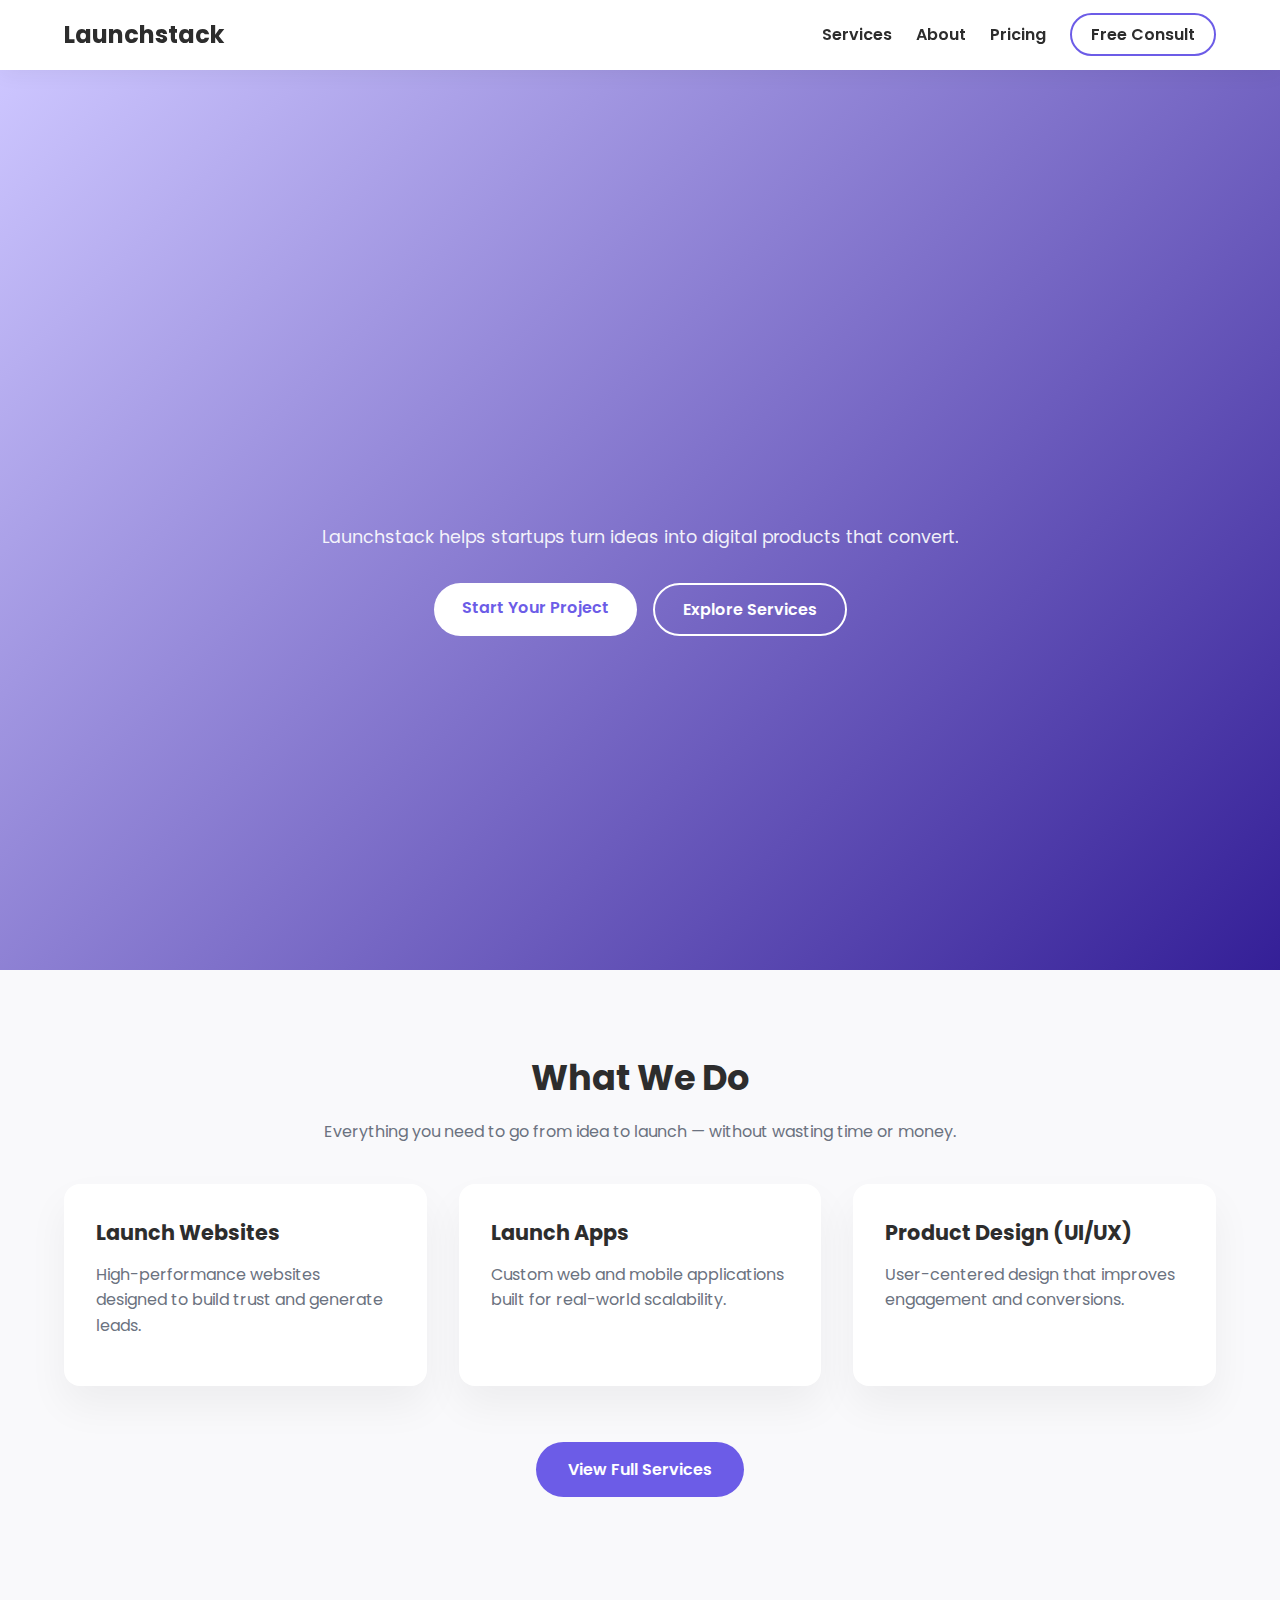
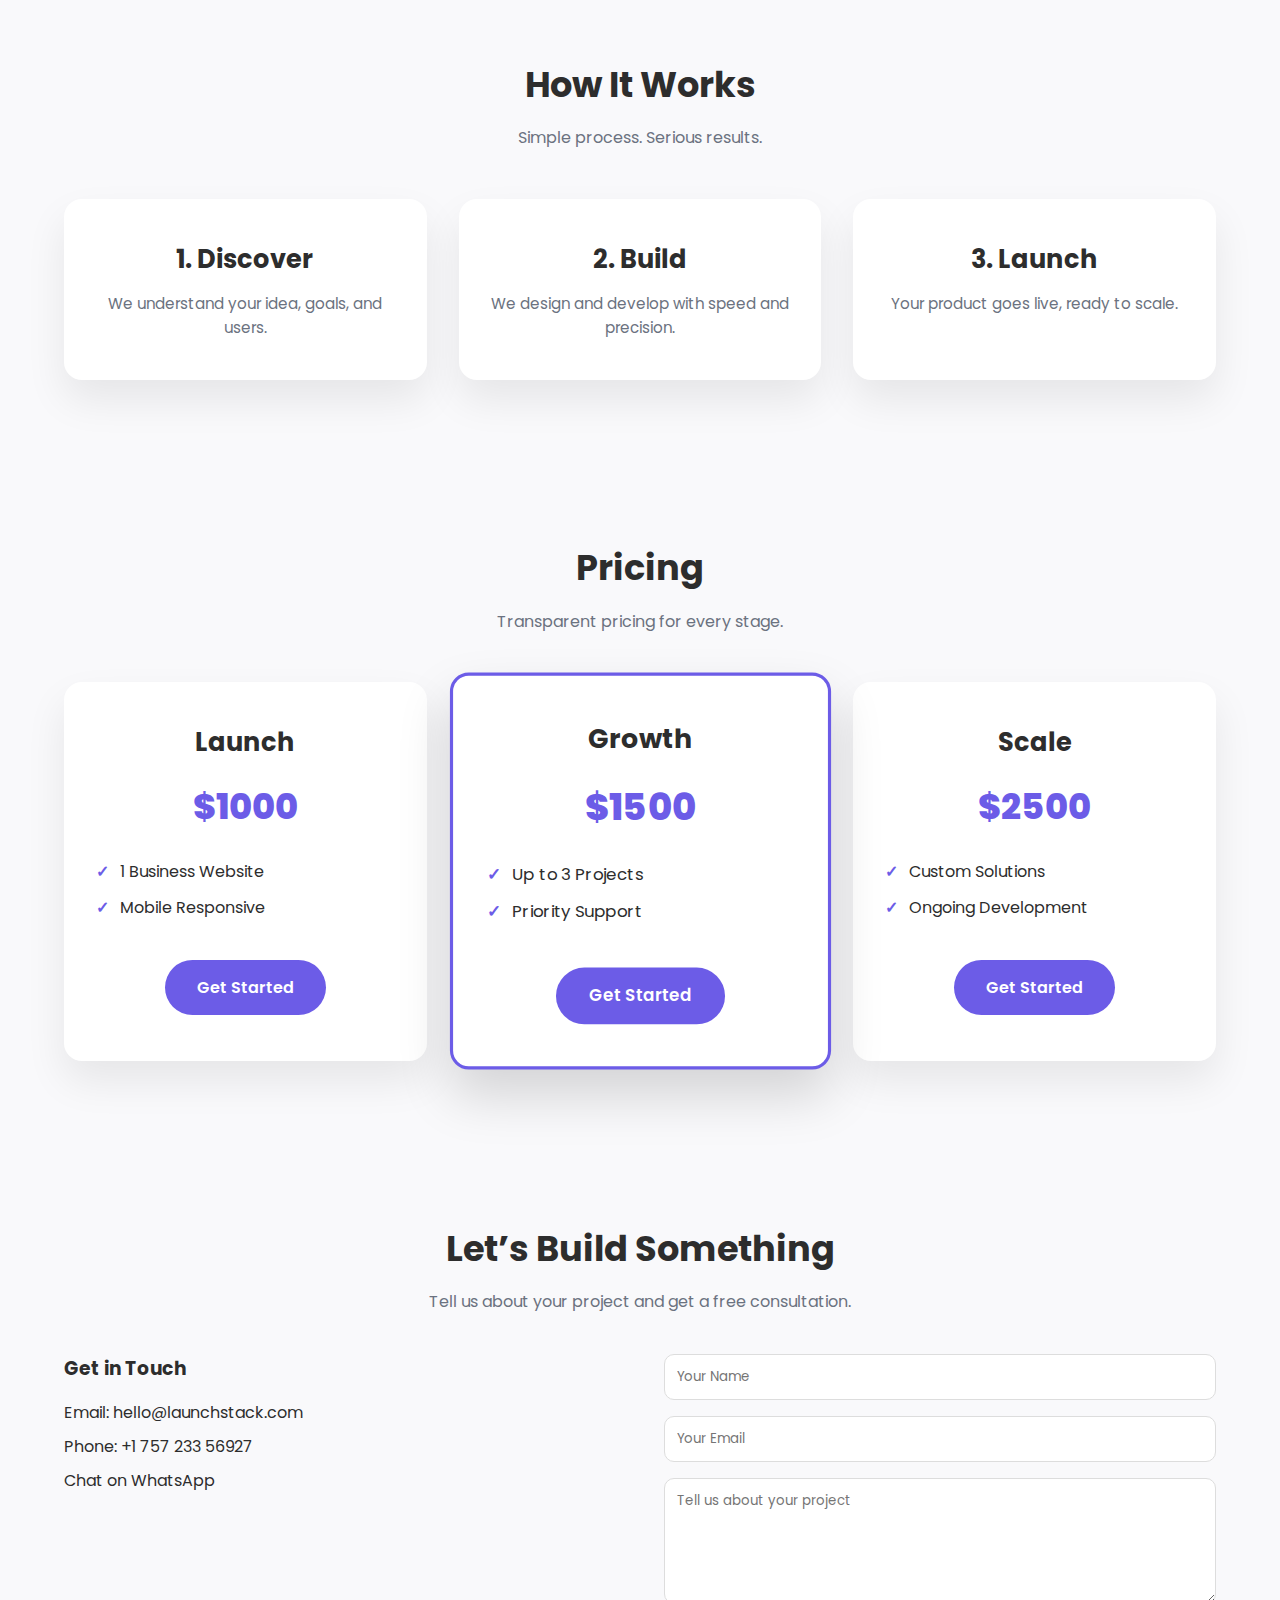
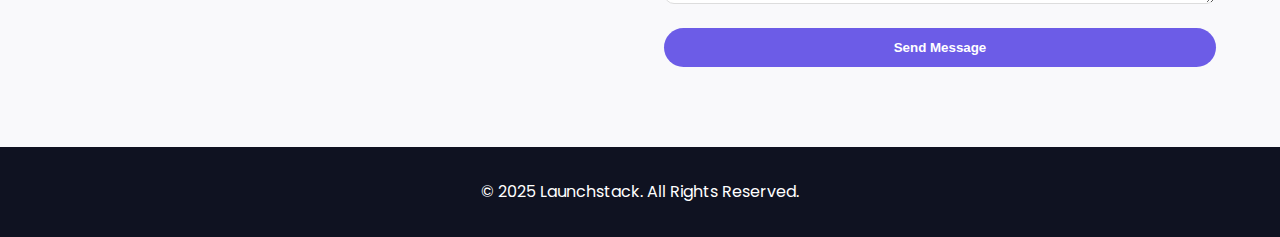
<file: index.html>
<!DOCTYPE html>
<html lang="en">
<head>
  <meta charset="UTF-8" />
  <meta name="viewport" content="width=device-width, initial-scale=1.0" />
  <title>Launchstack | Build. Launch. Scale.</title>
  <link rel="stylesheet" href="style.css" />
  <link href="https://fonts.googleapis.com/css2?family=Poppins:wght@400;600;700;800&display=swap" rel="stylesheet">
</head>
<body>

  <!-- ===== NAVBAR ===== -->
  <nav class="navbar">
    <div class="container nav-container">
      <h2 class="logo">Launchstack</h2>
      <ul class="nav-links">
        <li><a href="services.html">Services</a></li>
        <li><a href="about.html">About</a></li>
        <li><a href="pricing-usd.html">Pricing</a></li>
        <li><a href="contact" class="nav-cta">Free Consult</a></li>
      </ul>
    </div>
  </nav>

  <!-- ===== HERO ===== -->
 <header class="hero">
  <div class="hero-content">
    <h1 class="animated-text">Build. Launch. Scale.</h1>
    <p>Launchstack helps startups turn ideas into digital products that convert.</p>
    <div class="hero-buttons">
      <a href="#contact" class="btn primary">Start Your Project</a>
      <a href="#services" class="btn secondary">Explore Services</a>
    </div>
  </div>
</header>

  <!-- ===== SERVICES ===== -->
  <section class="services" id="services">
    <div class="container">
      <h2 class="section-title">What We Do</h2>
      <p class="section-subtitle">
        Everything you need to go from idea to launch — without wasting time or money.
      </p>

      <div class="services-container">
        <article class="service-card">
          <h3>Launch Websites</h3>
          <p>High-performance websites designed to build trust and generate leads.</p>
        </article>

        <article class="service-card">
          <h3>Launch Apps</h3>
          <p>Custom web and mobile applications built for real-world scalability.</p>
        </article>

        <article class="service-card">
          <h3>Product Design (UI/UX)</h3>
          <p>User-centered design that improves engagement and conversions.</p>
        </article>
      </div>

      <div style="text-align:center; margin-top:2.5rem;">
        <a href="services.html" class="price-btn">View Full Services</a>
      </div>
    </div>
  </section>
  <!-- ===== PROCESS ===== -->
  <section class="pricing" id="process">
    <div class="container">
      <h2 class="section-title">How It Works</h2>
      <p class="section-subtitle">Simple process. Serious results.</p>

      <div class="pricing-container">
        <article class="pricing-card">
          <h3>1. Discover</h3>
          <p>We understand your idea, goals, and users.</p>
        </article>
        <article class="pricing-card">
          <h3>2. Build</h3>
          <p>We design and develop with speed and precision.</p>
        </article>
        <article class="pricing-card">
          <h3>3. Launch</h3>
          <p>Your product goes live, ready to scale.</p>
        </article>
      </div>
    </div>
  </section>

  <!-- ===== PRICING ===== -->
  <section class="pricing" id="pricing">
    <div class="container">
      <h2 class="section-title">Pricing</h2>
      <p class="section-subtitle">Transparent pricing for every stage.</p>

      <div class="pricing-container">
        <article class="pricing-card">
          <h3>Launch</h3>
          <p class="price">$1000</p>
          <ul>
            <li>1 Business Website</li>
            <li>Mobile Responsive</li>
          </ul>
          <a href="#contact" class="price-btn">Get Started</a>
        </article>

        <article class="pricing-card popular">
          <h3>Growth</h3>
          <p class="price">$1500</p>
          <ul>
            <li>Up to 3 Projects</li>
            <li>Priority Support</li>
          </ul>
          <a href="#contact" class="price-btn">Get Started</a>
        </article>

        <article class="pricing-card">
          <h3>Scale</h3>
          <p class="price">$2500</p>
          <ul>
            <li>Custom Solutions</li>
            <li>Ongoing Development</li>
          </ul>
          <a href="#contact" class="price-btn">Get Started</a>
        </article>
      </div>
    </div>
  </section>

  <!-- ===== CONTACT ===== -->
  <section class="contact" id="contact">
    <div class="container">
      <h2 class="section-title">Let’s Build Something</h2>
      <p class="section-subtitle">Tell us about your project and get a free consultation.</p>

      <div class="contact-container">
        <div class="contact-text">
          <h3>Get in Touch</h3>
          <p>Email: <a href="mailto:hello@launchstack.com">hello@launchstack.com</a></p>
          <p>Phone: <a href="tel:+175723356927">+1 757 233 56927</a></p>
          <a href="https://wa.me/271234567890" class="whatsapp-btn" target="_blank">Chat on WhatsApp</a>
        </div>

        <form class="contact-form">
          <input type="text" placeholder="Your Name" required />
          <input type="email" placeholder="Your Email" required />
          <textarea rows="5" placeholder="Tell us about your project" required></textarea>
          <button type="submit">Send Message</button>
        </form>
      </div>
    </div>
  </section>

  <!-- ===== FOOTER ===== -->
  <footer>
    <div class="container">
      <p>&copy; 2025 Launchstack. All Rights Reserved.</p>
    </div>
  </footer>

</body>
</html>
</file>
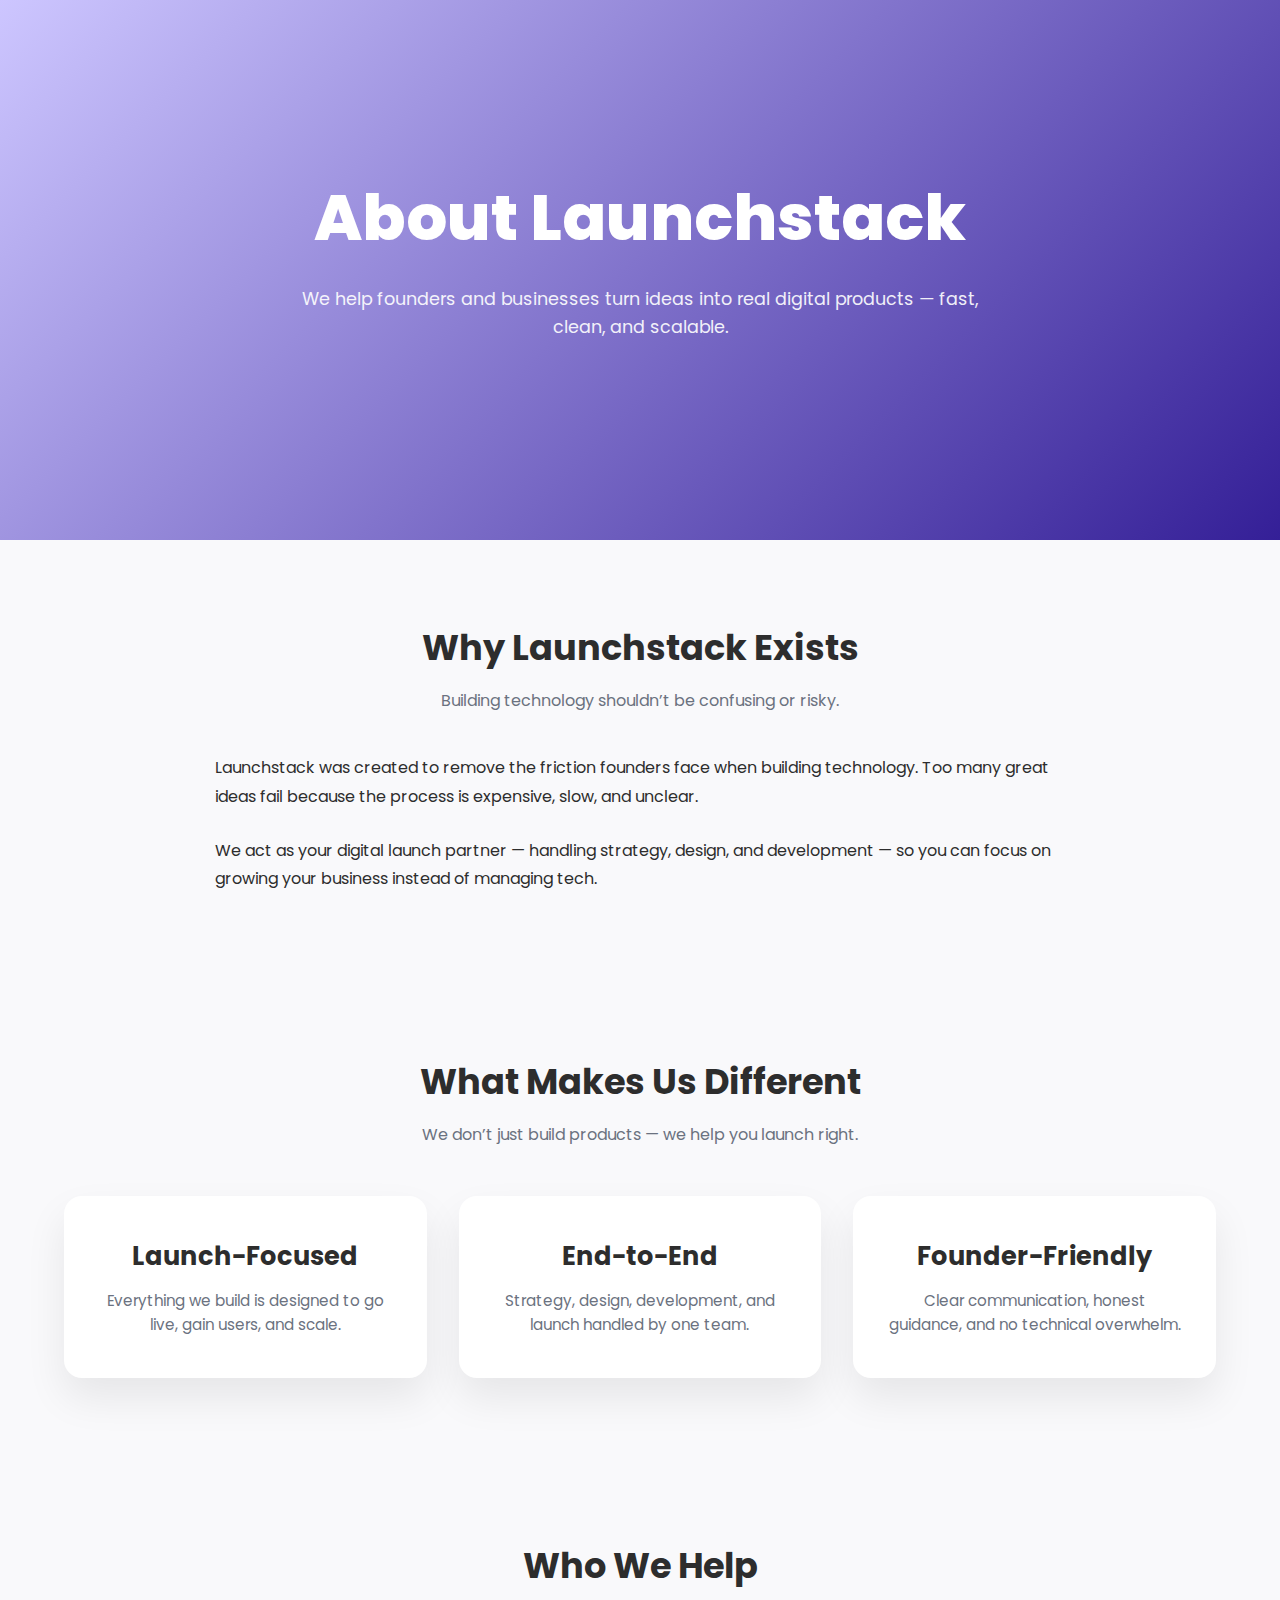
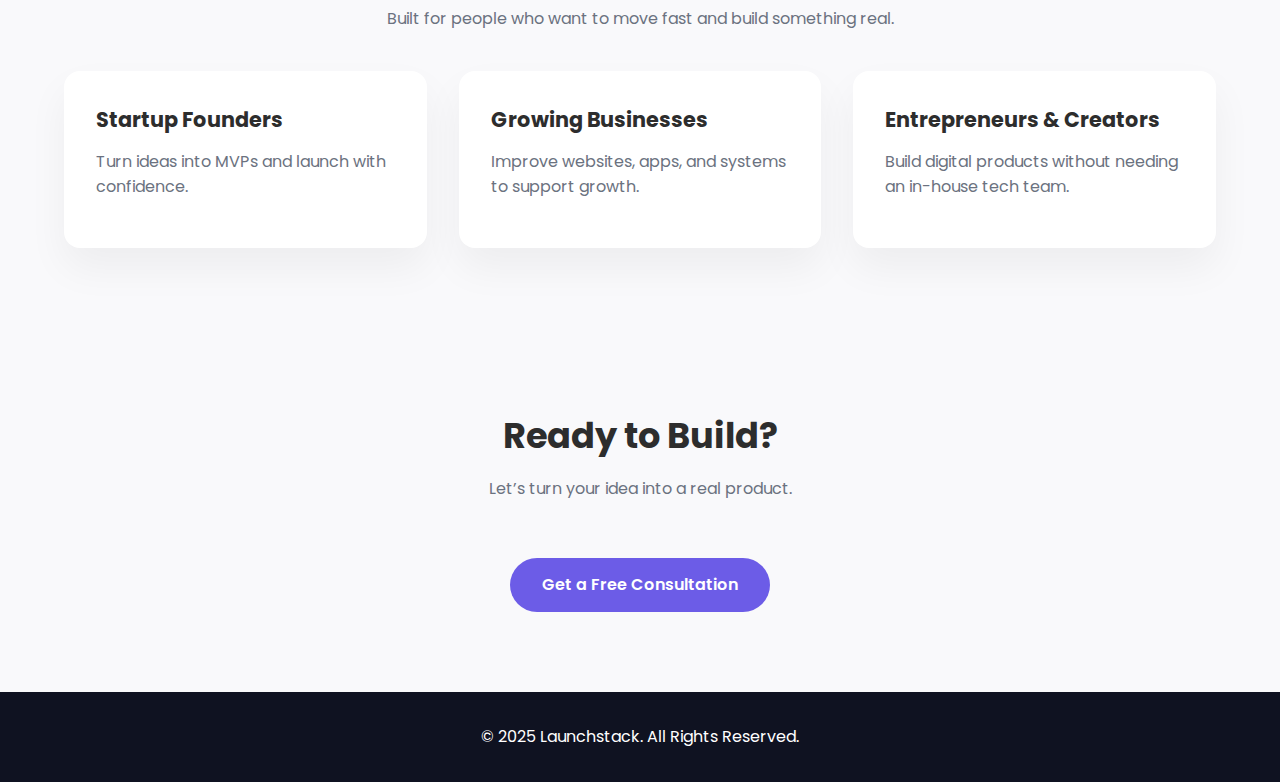
<file: about.html>
<!DOCTYPE html>
<html lang="en">
<head>
  <meta charset="UTF-8" />
  <meta name="viewport" content="width=device-width, initial-scale=1.0" />
  <title>About Launchstack | Build. Launch. Scale.</title>

  <!-- SEO -->
  <meta name="description" content="Launchstack is a digital launch partner helping startups and businesses build, launch, and scale websites and applications.">

  <!-- Styles -->
  <link rel="stylesheet" href="style.css" />
  <link href="https://fonts.googleapis.com/css2?family=Poppins:wght@400;600;700;800&display=swap" rel="stylesheet">
</head>
<body>



  <!-- ===== HERO ===== -->
  <header class="hero" style="min-height:60vh;">
    <div class="hero-content">
      <h1>About Launchstack</h1>
      <p>
        We help founders and businesses turn ideas into real digital products — fast, clean, and scalable.
      </p>
    </div>
  </header>

  <!-- ===== OUR STORY ===== -->
  <section class="services">
    <div class="container">
      <h2 class="section-title">Why Launchstack Exists</h2>
      <p class="section-subtitle">
        Building technology shouldn’t be confusing or risky.
      </p>

      <p style="max-width:850px;margin:0 auto 25px;line-height:1.8;">
        Launchstack was created to remove the friction founders face when building technology.
        Too many great ideas fail because the process is expensive, slow, and unclear.
      </p>

      <p style="max-width:850px;margin:0 auto;line-height:1.8;">
        We act as your digital launch partner — handling strategy, design, and development —
        so you can focus on growing your business instead of managing tech.
      </p>
    </div>
  </section>

  <!-- ===== WHAT MAKES US DIFFERENT ===== -->
  <section class="pricing">
    <div class="container">
      <h2 class="section-title">What Makes Us Different</h2>
      <p class="section-subtitle">
        We don’t just build products — we help you launch right.
      </p>

      <div class="pricing-container">
        <article class="pricing-card">
          <h3>Launch-Focused</h3>
          <p>
            Everything we build is designed to go live, gain users, and scale.
          </p>
        </article>

        <article class="pricing-card">
          <h3>End-to-End</h3>
          <p>
            Strategy, design, development, and launch handled by one team.
          </p>
        </article>

        <article class="pricing-card">
          <h3>Founder-Friendly</h3>
          <p>
            Clear communication, honest guidance, and no technical overwhelm.
          </p>
        </article>
      </div>
    </div>
  </section>

  <!-- ===== WHO WE HELP ===== -->
  <section class="services">
    <div class="container">
      <h2 class="section-title">Who We Help</h2>
      <p class="section-subtitle">
        Built for people who want to move fast and build something real.
      </p>

      <div class="services-container">
        <article class="service-card">
          <h3>Startup Founders</h3>
          <p>
            Turn ideas into MVPs and launch with confidence.
          </p>
        </article>

        <article class="service-card">
          <h3>Growing Businesses</h3>
          <p>
            Improve websites, apps, and systems to support growth.
          </p>
        </article>

        <article class="service-card">
          <h3>Entrepreneurs & Creators</h3>
          <p>
            Build digital products without needing an in-house tech team.
          </p>
        </article>
      </div>
    </div>
  </section>

  <!-- ===== CTA ===== -->
  <section class="contact">
    <div class="container" style="text-align:center;">
      <h2 class="section-title">Ready to Build?</h2>
      <p class="section-subtitle">
        Let’s turn your idea into a real product.
      </p>
      <a href="index.html#contact" class="price-btn">Get a Free Consultation</a>
    </div>
  </section>

  <!-- ===== FOOTER ===== -->
  <footer>
    <div class="container">
      <p>&copy; 2025 Launchstack. All Rights Reserved.</p>
    </div>
  </footer>

</body>
</html>
</file>
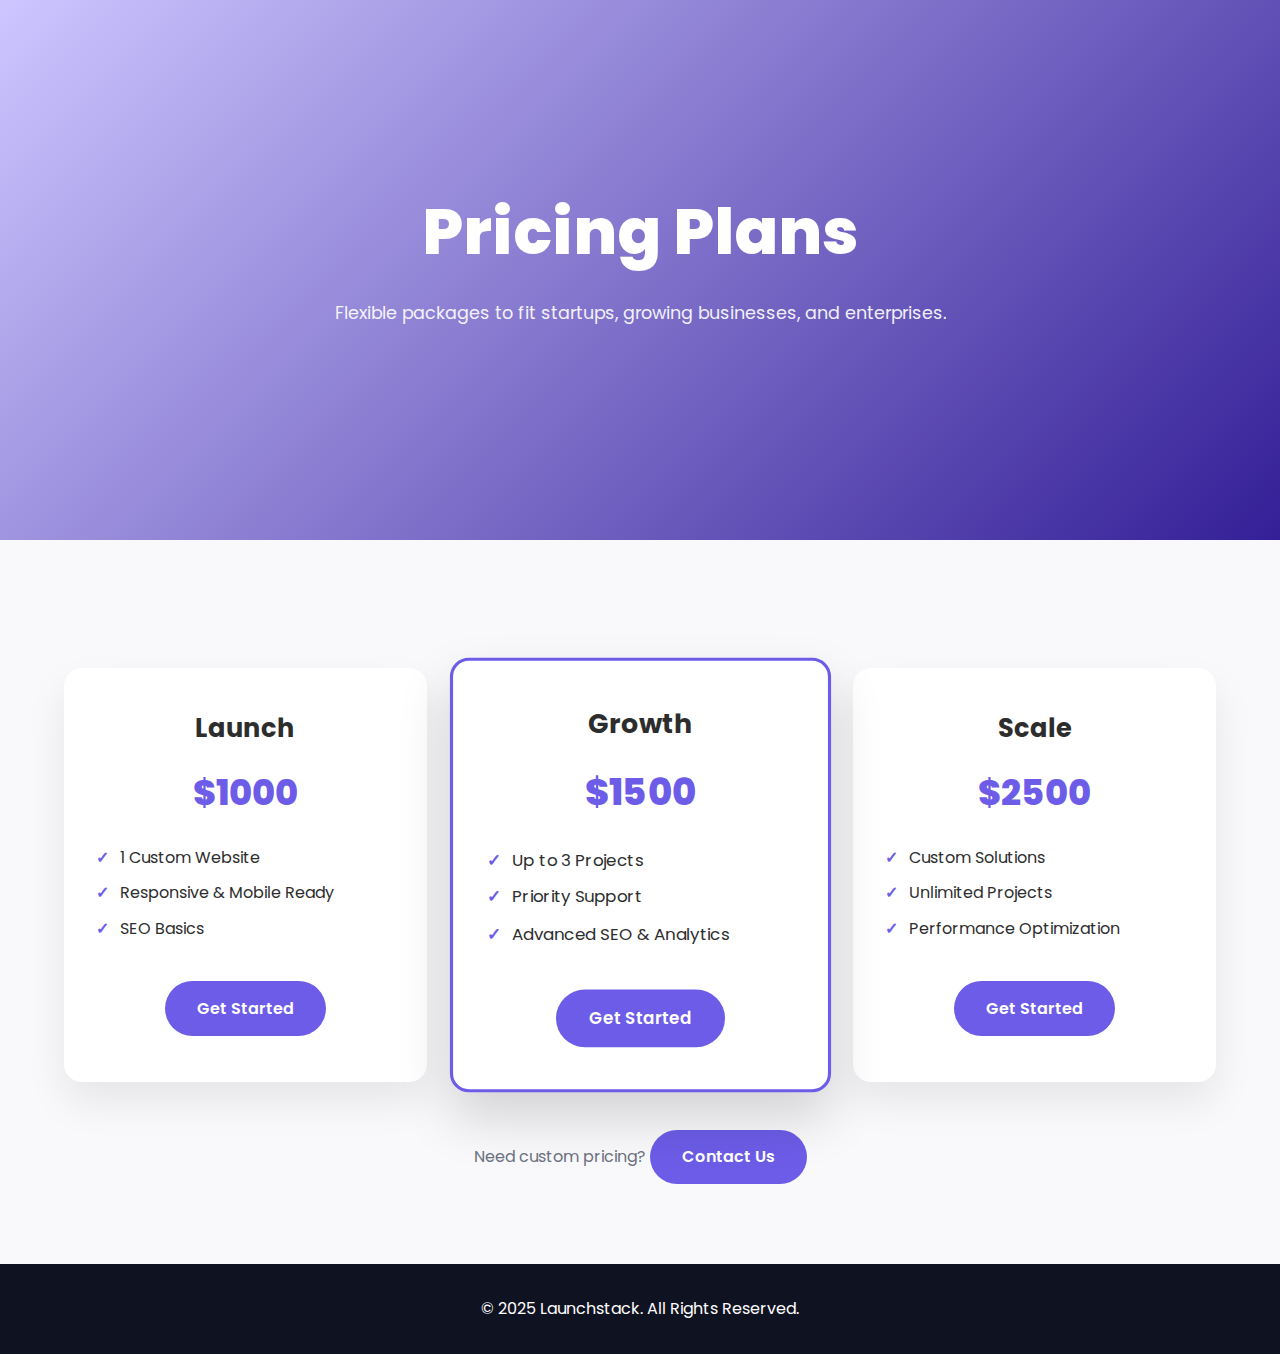
<file: pricing-usd.html>
<!DOCTYPE html>
<html lang="en">
<head>
  <meta charset="UTF-8" />
  <meta name="viewport" content="width=device-width, initial-scale=1.0" />
  <title>Launchstack | Pricing</title>
  <link rel="stylesheet" href="style.css" />
  <link href="https://fonts.googleapis.com/css2?family=Poppins:wght@400;600;700;800&display=swap" rel="stylesheet">
</head>
<body>

  <!-- ===== HERO ===== -->
  <header class="hero" style="min-height:60vh;">
    <div class="hero-content">
      <h1>Pricing Plans</h1>
      <p>Flexible packages to fit startups, growing businesses, and enterprises.</p>
    </div>
  </header>

  <!-- ===== PRICING ===== -->
  <section class="pricing" id="pricing">
    <div class="container">
      <div class="pricing-container">

        <article class="pricing-card">
          <h3>Launch</h3>
          <p class="price">$1000</p>
          <ul>
            <li>1 Custom Website</li>
            <li>Responsive & Mobile Ready</li>
            <li>SEO Basics</li>
          </ul>
          <a href="index.html#contact" class="price-btn">Get Started</a>
        </article>

        <article class="pricing-card popular">
          <h3>Growth</h3>
          <p class="price">$1500</p>
          <ul>
            <li>Up to 3 Projects</li>
            <li>Priority Support</li>
            <li>Advanced SEO & Analytics</li>
          </ul>
          <a href="index.html#contact" class="price-btn">Get Started</a>
        </article>

        <article class="pricing-card">
          <h3>Scale</h3>
          <p class="price">$2500</p>
          <ul>
            <li>Custom Solutions</li>
            <li>Unlimited Projects</li>
            <li>Performance Optimization</li>
          </ul>
          <a href="index.html#contact" class="price-btn">Get Started</a>
        </article>

      </div>

      <p style="text-align:center; margin-top:2rem; color:var(--muted);">
        Need custom pricing? <a href="index.html#contact" class="price-btn">Contact Us</a>
      </p>

    </div>
  </section>

  <!-- ===== FOOTER ===== -->
  <footer>
    <div class="container">
      <p>&copy; 2025 Launchstack. All Rights Reserved.</p>
    </div>
  </footer>

</body>
</html>
</file>
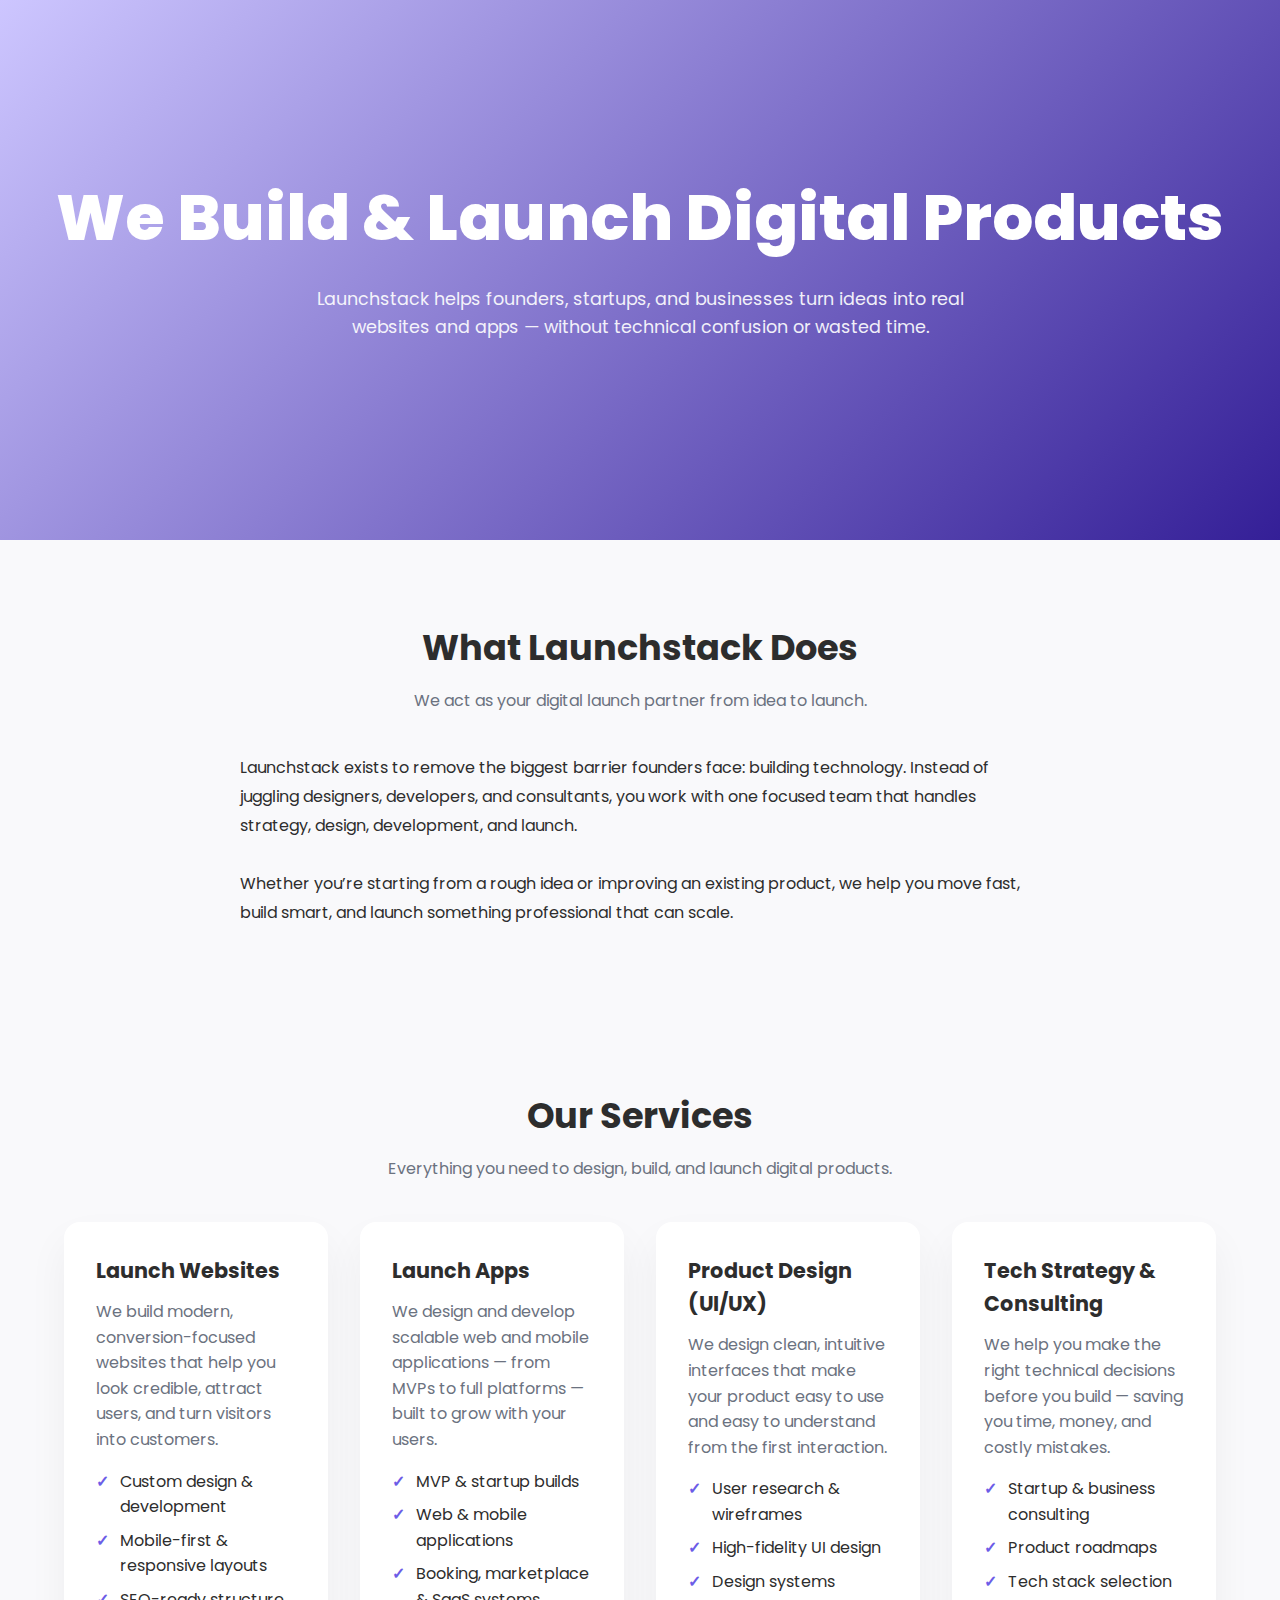
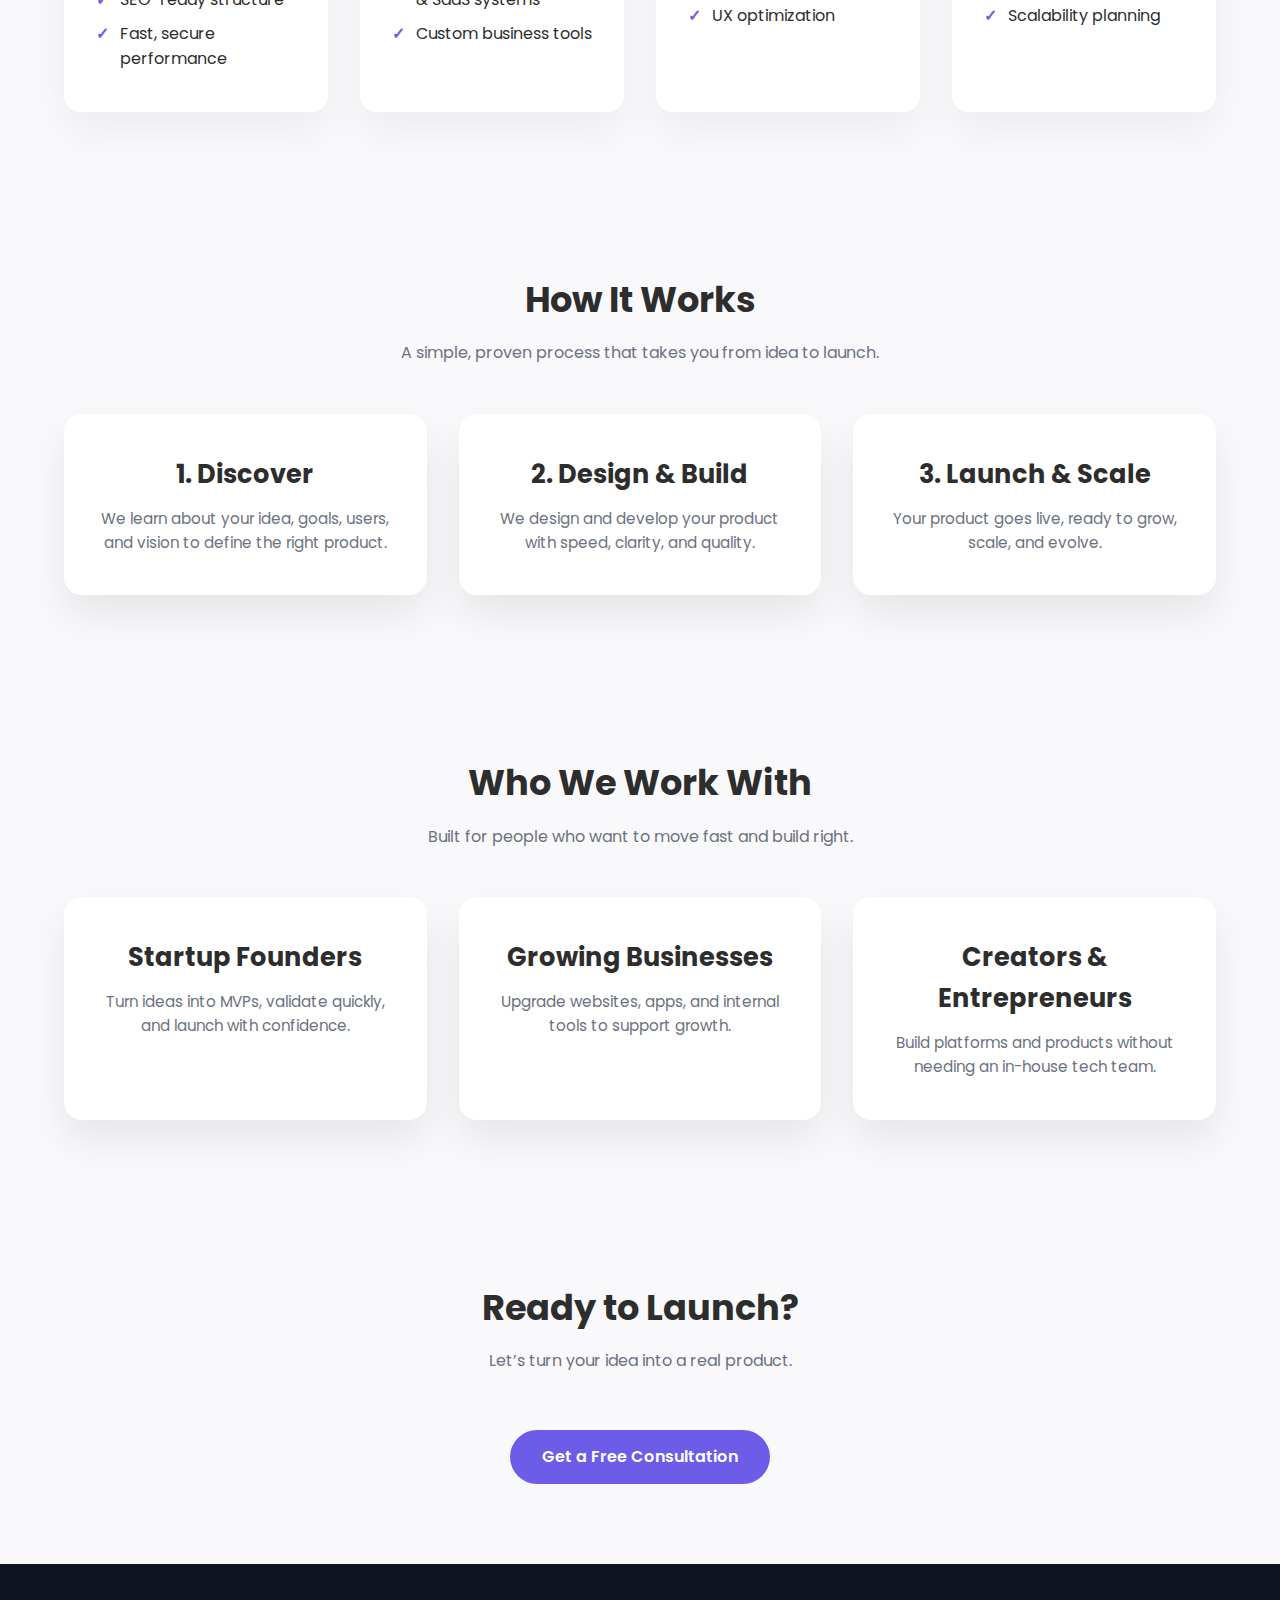
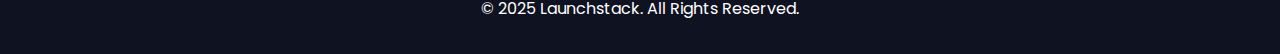
<file: services.html>
<!DOCTYPE html>
<html lang="en">
<head>
  <meta charset="UTF-8" />
  <meta name="viewport" content="width=device-width, initial-scale=1.0" />
  <title>Launchstack | Services</title>

  <!-- Google Font -->
  <link href="https://fonts.googleapis.com/css2?family=Poppins:wght@400;600;700;800&display=swap" rel="stylesheet">

  <!-- Main CSS -->
  <link rel="stylesheet" href="style.css" />
</head>
<body>

  <!-- ===== HERO ===== -->
  <header class="hero" style="min-height:60vh;">
    <div class="hero-content">
      <h1>We Build & Launch Digital Products</h1>
      <p>
        Launchstack helps founders, startups, and businesses turn ideas into real websites and apps —
        without technical confusion or wasted time.
      </p>
    </div>
  </header>

  <!-- ===== WHAT LAUNCHSTACK DOES ===== -->
  <section class="services">
    <div class="container">
      <h2 class="section-title">What Launchstack Does</h2>
      <p class="section-subtitle">
        We act as your digital launch partner from idea to launch.
      </p>

      <p style="max-width:800px;margin:0 auto 30px;line-height:1.8;">
        Launchstack exists to remove the biggest barrier founders face: building technology.
        Instead of juggling designers, developers, and consultants, you work with one focused team
        that handles strategy, design, development, and launch.
      </p>

      <p style="max-width:800px;margin:0 auto;line-height:1.8;">
        Whether you’re starting from a rough idea or improving an existing product, we help you
        move fast, build smart, and launch something professional that can scale.
      </p>
    </div>
  </section>

  <!-- ===== SERVICES ===== -->
  <section class="services">
    <div class="container">
      <h2 class="section-title">Our Services</h2>
      <p class="section-subtitle">
        Everything you need to design, build, and launch digital products.
      </p>

      <div class="services-container">

        <!-- Service 1 -->
        <article class="service-card">
          <h3>Launch Websites</h3>
          <p>
            We build modern, conversion-focused websites that help you look credible,
            attract users, and turn visitors into customers.
          </p>
          <ul>
            <li>Custom design & development</li>
            <li>Mobile-first & responsive layouts</li>
            <li>SEO-ready structure</li>
            <li>Fast, secure performance</li>
          </ul>
        </article>

        <!-- Service 2 -->
        <article class="service-card">
          <h3>Launch Apps</h3>
          <p>
            We design and develop scalable web and mobile applications — from MVPs to
            full platforms — built to grow with your users.
          </p>
          <ul>
            <li>MVP & startup builds</li>
            <li>Web & mobile applications</li>
            <li>Booking, marketplace & SaaS systems</li>
            <li>Custom business tools</li>
          </ul>
        </article>

        <!-- Service 3 -->
        <article class="service-card">
          <h3>Product Design (UI/UX)</h3>
          <p>
            We design clean, intuitive interfaces that make your product easy to use
            and easy to understand from the first interaction.
          </p>
          <ul>
            <li>User research & wireframes</li>
            <li>High-fidelity UI design</li>
            <li>Design systems</li>
            <li>UX optimization</li>
          </ul>
        </article>

        <!-- Service 4 -->
        <article class="service-card">
          <h3>Tech Strategy & Consulting</h3>
          <p>
            We help you make the right technical decisions before you build —
            saving you time, money, and costly mistakes.
          </p>
          <ul>
            <li>Startup & business consulting</li>
            <li>Product roadmaps</li>
            <li>Tech stack selection</li>
            <li>Scalability planning</li>
          </ul>
        </article>

      </div>
    </div>
  </section>

  <!-- ===== HOW IT WORKS ===== -->
  <section class="pricing">
    <div class="container">
      <h2 class="section-title">How It Works</h2>
      <p class="section-subtitle">
        A simple, proven process that takes you from idea to launch.
      </p>

      <div class="pricing-container">
        <article class="pricing-card">
          <h3>1. Discover</h3>
          <p>
            We learn about your idea, goals, users, and vision to define the right product.
          </p>
        </article>

        <article class="pricing-card">
          <h3>2. Design & Build</h3>
          <p>
            We design and develop your product with speed, clarity, and quality.
          </p>
        </article>

        <article class="pricing-card">
          <h3>3. Launch & Scale</h3>
          <p>
            Your product goes live, ready to grow, scale, and evolve.
          </p>
        </article>
      </div>
    </div>
  </section>

  <!-- ===== WHO IT'S FOR ===== -->
  <section class="pricing">
    <div class="container">
      <h2 class="section-title">Who We Work With</h2>
      <p class="section-subtitle">
        Built for people who want to move fast and build right.
      </p>

      <div class="pricing-container">
        <article class="pricing-card">
          <h3>Startup Founders</h3>
          <p>
            Turn ideas into MVPs, validate quickly, and launch with confidence.
          </p>
        </article>

        <article class="pricing-card">
          <h3>Growing Businesses</h3>
          <p>
            Upgrade websites, apps, and internal tools to support growth.
          </p>
        </article>

        <article class="pricing-card">
          <h3>Creators & Entrepreneurs</h3>
          <p>
            Build platforms and products without needing an in-house tech team.
          </p>
        </article>
      </div>
    </div>
  </section>

  <!-- ===== CTA ===== -->
  <section class="contact">
    <div class="container" style="text-align:center;">
      <h2 class="section-title">Ready to Launch?</h2>
      <p class="section-subtitle">
        Let’s turn your idea into a real product.
      </p>
      <a href="index.html#contact" class="price-btn">
        Get a Free Consultation
      </a>
    </div>
  </section>

  <!-- ===== FOOTER ===== -->
  <footer>
    <div class="container">
      <p>&copy; 2025 Launchstack. All Rights Reserved.</p>
    </div>
  </footer>

</body>
</html>
</file>
<file: style.css>
/* ===== LAUNCHSTACK PREMIUM CSS ===== */

:root {
  --primary: #6c5ce7;
  --secondary: #00cec9;
  --dark: #0f1221;
  --light: #f9f9fb;
  --text: #2d2d2d;
  --muted: #6b7280;
  --btn-hover: #341f97;
}

* {
  margin: 0;
  padding: 0;
  box-sizing: border-box;
  scroll-behavior: smooth;
}

body {
  font-family: 'Poppins', sans-serif;
  color: var(--text);
  background: var(--light);
  line-height: 1.6;
}

.container {
  max-width: 1200px;
  margin: auto;
  padding: 0 1.5rem;
}

/* ===== NAVBAR ===== */
.navbar {
  width: 100%;
  background: #fff;
  padding: 1rem 0;
  box-shadow: 0 4px 20px rgba(0,0,0,0.05);
  position: sticky;
  top: 0;
  z-index: 100;
}
.nav-container {
  display: flex;
  justify-content: space-between;
  align-items: center;
}
.nav-links {
  list-style: none;
  display: flex;
  gap: 1.5rem;
}
.nav-links li a {
  text-decoration: none;
  color: var(--text);
  font-weight: 600;
  transition: 0.3s;
}
.nav-links li a:hover, .nav-cta {
  color: var(--primary);
}
.nav-cta {
  padding: 0.5rem 1.2rem;
  border-radius: 50px;
  border: 2px solid var(--primary);
  transition: all 0.3s;
}
.nav-cta:hover {
  background: var(--primary);
  color: #fff;
}
.animated-text {
  animation: fadeInUp 1s ease forwards;
  opacity: 0;
}
@keyframes fadeInUp {
  0% {opacity: 0; transform: translateY(30px);}
  100% {opacity: 1; transform: translateY(0);}
}
.hero { background: linear-gradient(135deg,#6c5ce7,#00cec9); }

/* ===== HERO ===== */
.hero {
  min-height: 100vh;
  background: linear-gradient(135deg, #cdc6ff, #341f97);
  display: flex;
  flex-direction: column;
  align-items: center;
  justify-content: center;
  text-align: center;
  color: #fff;
  padding: 0 1.5rem;
}
.hero h1 {
  font-size: clamp(2.5rem, 5vw, 4rem);
  font-weight: 800;
  margin-bottom: 1rem;
}
.hero p {
  max-width: 700px;
  margin: auto;
  font-size: 1.1rem;
  opacity: 0.9;
  margin-bottom: 2rem;
}
.hero-buttons {
  display: flex;
  gap: 1rem;
  flex-wrap: wrap;
  justify-content: center;
}
.btn {
  padding: 0.75rem 1.75rem;
  border-radius: 50px;
  font-weight: 600;
  text-decoration: none;
  transition: all 0.3s ease;
}
.btn.primary {
  background: #fff;
  color: var(--primary);
}
.btn.primary:hover {
  background: var(--btn-hover);
  color: #fff;
}
.btn.secondary {
  border: 2px solid #fff;
  color: #fff;
}
.btn.secondary:hover {
  background: rgba(255,255,255,0.15);
}

/* ===== TRUST STRIP ===== */
.trust {
  background: #fff;
  padding: 1rem 0;
  text-align: center;
  font-weight: 600;
  display: flex;
  justify-content: center;
  gap: 2rem;
  flex-wrap: wrap;
  color: var(--primary);
}

/* ===== SECTIONS ===== */
section {
  padding: 5rem 0;
}
.section-title {
  text-align: center;
  font-size: 2.2rem;
  font-weight: 700;
  margin-bottom: 0.75rem;
}
.section-subtitle {
  text-align: center;
  color: var(--muted);
  max-width: 650px;
  margin: auto;
  margin-bottom: 2.5rem;
}

/* ===== SERVICES ===== */
.services-container {
  display: grid;
  grid-template-columns: repeat(auto-fit, minmax(260px, 1fr));
  gap: 2rem;
}
.service-card {
  background: #fff;
  padding: 2rem;
  border-radius: 16px;
  box-shadow: 0 20px 40px rgba(0,0,0,0.05);
  transition: transform 0.3s ease, box-shadow 0.3s ease;
}
.service-card:hover {
  transform: translateY(-10px);
  box-shadow: 0 25px 50px rgba(0,0,0,0.1);
}
.service-card h3 {
  margin-bottom: 0.75rem;
  font-size: 1.3rem;
}
.service-card p {
  color: var(--muted);
  margin-bottom: 1rem;
}
.service-card ul {
  list-style: none;
  padding-left: 0;
}
.service-card ul li {
  position: relative;
  padding-left: 1.5rem;
  margin-bottom: 0.5rem;
}
.service-card ul li::before {
  content: '✓';
  position: absolute;
  left: 0;
  color: var(--primary);
  font-weight: 700;
}

/* ===== PROCESS / PRICING ===== */
.pricing-container {
  display: grid;
  grid-template-columns: repeat(auto-fit, minmax(280px, 1fr));
  gap: 2rem;
}
.pricing-card {
  background: #fff;
  padding: 2.5rem 2rem;
  border-radius: 18px;
  text-align: center;
  box-shadow: 0 25px 50px rgba(0,0,0,0.08);
  transition: transform 0.3s ease;
}
.pricing-card.popular {
  border: 3px solid var(--primary);
}
.pricing-card h3 {
  font-size: 1.5rem;
  margin-bottom: 1rem;
}
.pricing-card p {
  color: var(--muted);
  font-size: 0.95rem;
}
.price {
  font-size: 2.2rem;
  font-weight: 800;
  margin: 1rem 0;
}
.pricing-card ul {
  list-style: none;
  margin: 1.5rem 0;
  padding-left: 0;
}
.pricing-card li {
  margin-bottom: 0.6rem;
}
.price-btn {
  display: inline-block;
  margin-top: 1rem;
  padding: 0.9rem 2rem;
  background: var(--primary);
  color: #fff;
  border-radius: 50px;
  text-decoration: none;
  font-weight: 600;
  transition: all 0.3s;
}
.price-btn:hover {
  background: var(--btn-hover);
}

/* ===== PRICING PAGE CSS ENHANCEMENTS ===== */

.pricing-container {
  display: grid;
  grid-template-columns: repeat(auto-fit, minmax(280px, 1fr));
  gap: 2rem;
  margin-top: 3rem;
}

.pricing-card {
  background: #fff;
  border-radius: 18px;
  padding: 2.5rem 2rem;
  text-align: center;
  box-shadow: 0 20px 40px rgba(0,0,0,0.08);
  transition: transform 0.3s ease, box-shadow 0.3s ease;
}

.pricing-card.popular {
  border: 3px solid var(--primary);
  transform: scale(1.05);
  box-shadow: 0 25px 50px rgba(0,0,0,0.15);
}

.pricing-card:hover {
  transform: translateY(-10px) scale(1.02);
  box-shadow: 0 30px 60px rgba(0,0,0,0.15);
}

.pricing-card h3 {
  font-size: 1.6rem;
  margin-bottom: 0.75rem;
  font-weight: 700;
}

.pricing-card .price {
  font-size: 2.2rem;
  font-weight: 800;
  margin: 1rem 0;
  color: var(--primary);
}

.pricing-card ul {
  list-style: none;
  padding-left: 0;
  margin: 1.5rem 0;
  text-align: left;
}

.pricing-card li {
  position: relative;
  padding-left: 1.5rem;
  margin-bottom: 0.6rem;
  color: var(--text);
}

.pricing-card li::before {
  content: '✓';
  position: absolute;
  left: 0;
  color: var(--primary);
  font-weight: 700;
}

.price-btn {
  display: inline-block;
  padding: 0.9rem 2rem;
  border-radius: 50px;
  font-weight: 600;
  text-decoration: none;
  background: var(--primary);
  color: #fff;
  transition: all 0.3s;
}

.price-btn:hover {
  background: var(--btn-hover);
}

@media (max-width: 768px) {
  .pricing-container {
    grid-template-columns: 1fr;
    gap: 1.5rem;
  }
}

/* ===== CONTACT ===== */
.contact-container {
  display: grid;
  grid-template-columns: repeat(auto-fit, minmax(300px, 1fr));
  gap: 3rem;
  margin-top: 2rem;
}
.contact-text h3 {
  margin-bottom: 1rem;
}
.contact-text p, .contact-text a {
  margin-bottom: 0.5rem;
  color: var(--text);
  text-decoration: none;
}
.contact-form input, .contact-form textarea {
  width: 100%;
  padding: 0.75rem;
  margin-bottom: 1rem;
  border-radius: 10px;
  border: 1px solid #ddd;
  font-family: inherit;
}
.contact-form button {
  width: 100%;
  padding: 0.75rem;
  border: none;
  border-radius: 50px;
  background: var(--primary);
  color: #fff;
  font-weight: 600;
  transition: all 0.3s;
}
.contact-form button:hover {
  background: var(--btn-hover);
}

/* ===== FOOTER ===== */
footer {
  background: var(--dark);
  color: #fff;
  padding: 2rem 0;
  text-align: center;
}

/* ===== MEDIA QUERIES ===== */
@media (max-width: 768px) {
  .hero h1 {
    font-size: 2.2rem;
  }
  section {
    padding: 3.5rem 1rem;
  }
  .nav-links {
    flex-direction: column;
    gap: 0.8rem;
  }
}
</file>
